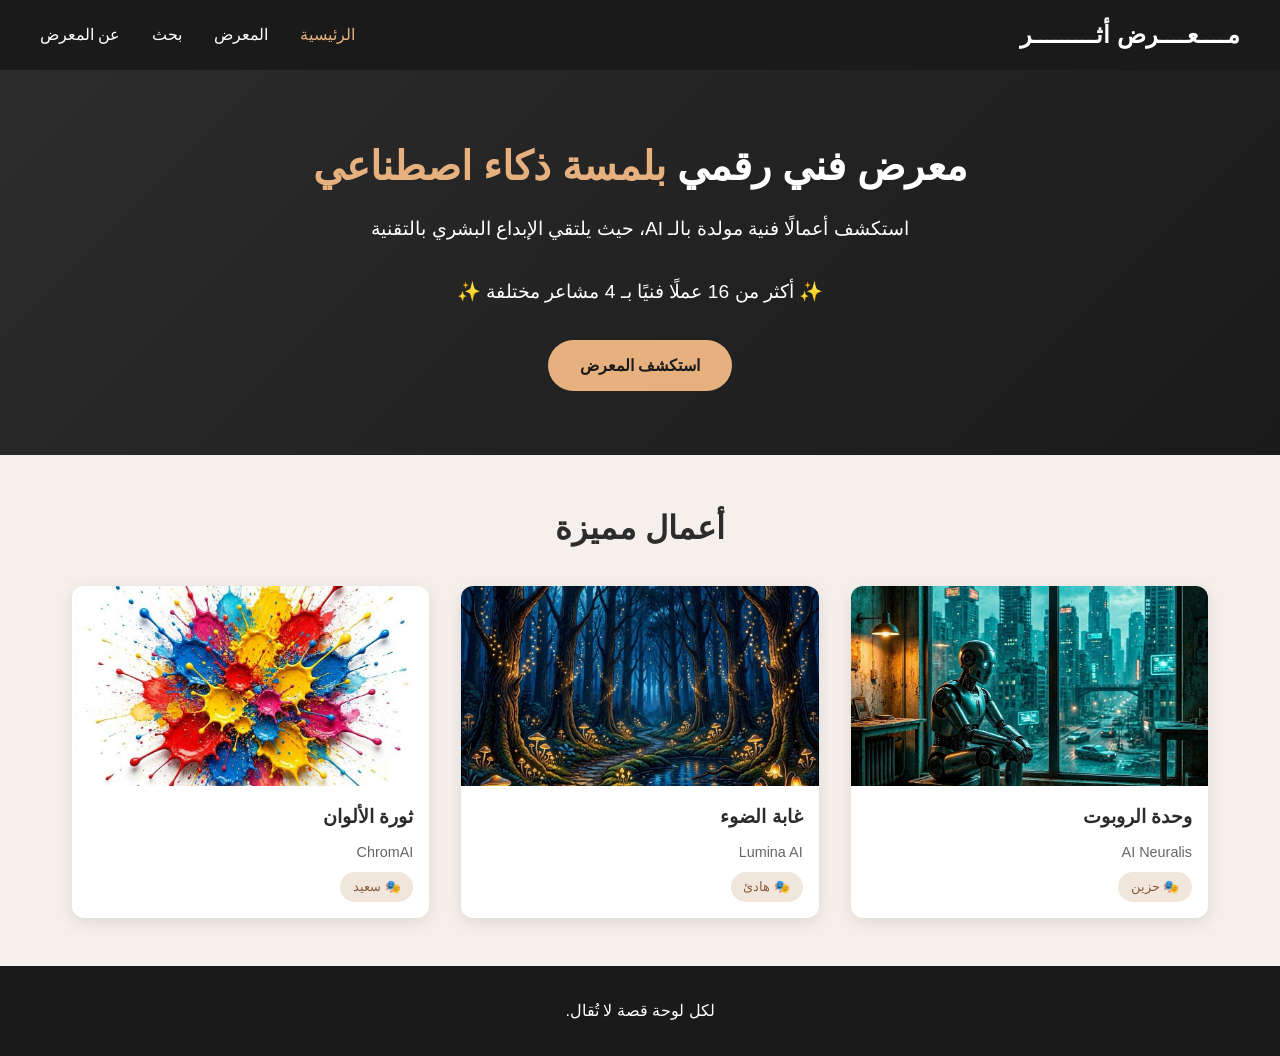
<file: index.html>
<!DOCTYPE html>
<html lang="ar" dir="rtl">
<head>
    <meta charset="UTF-8">
    <meta name="viewport" content="width=device-width, initial-scale=1.0">
    <title>معرض AI للفن الرقمي</title>
    <link rel="icon" type="image/png" href="https://cdn-icons-png.flaticon.com/512/1040/1040247.png">
   <link rel="stylesheet" href="https://SoftwereEngenOMBettol.github.io/art-gallery/css/style.css">
</head>
<body>
    <header>
        <nav>
            <div class="logo"> مــــعــــرض أثـــــــــر</div>
            <ul class="nav-links">
                <li><a href="index.html" class="active">الرئيسية</a></li>
                <li><a href="gallery.html">المعرض</a></li>
                <li><a href="search.html">بحث</a></li>
                <li><a href="about.html">عن المعرض</a></li>
            </ul>
        </nav>
    </header>

    <main>
        <section class="hero">
            <h1>معرض فني رقمي <span>بلمسة ذكاء اصطناعي</span></h1>
            <p>استكشف أعمالًا فنية مولدة بالـ AI، حيث يلتقي الإبداع البشري بالتقنية</p>
            <p>✨ أكثر من 16 عملًا فنيًا بـ 4 مشاعر مختلفة ✨</p>
            <a href="gallery.html" class="btn-primary">استكشف المعرض</a>
        </section>

        <section class="featured">
            <h2>أعمال مميزة</h2>
            <div class="featured-grid" id="featuredGrid">
                <div class="loading">جاري التحميل...</div>
            </div>
        </section>
    </main>

     <footer>
        <p>لكل لوحة قصة لا تُقال.</p>
    </footer>

    <script src="https://SoftwereEngenOMBettol.github.io/art-gallery/js/main.js"></script>
</body>
</html>
</file>
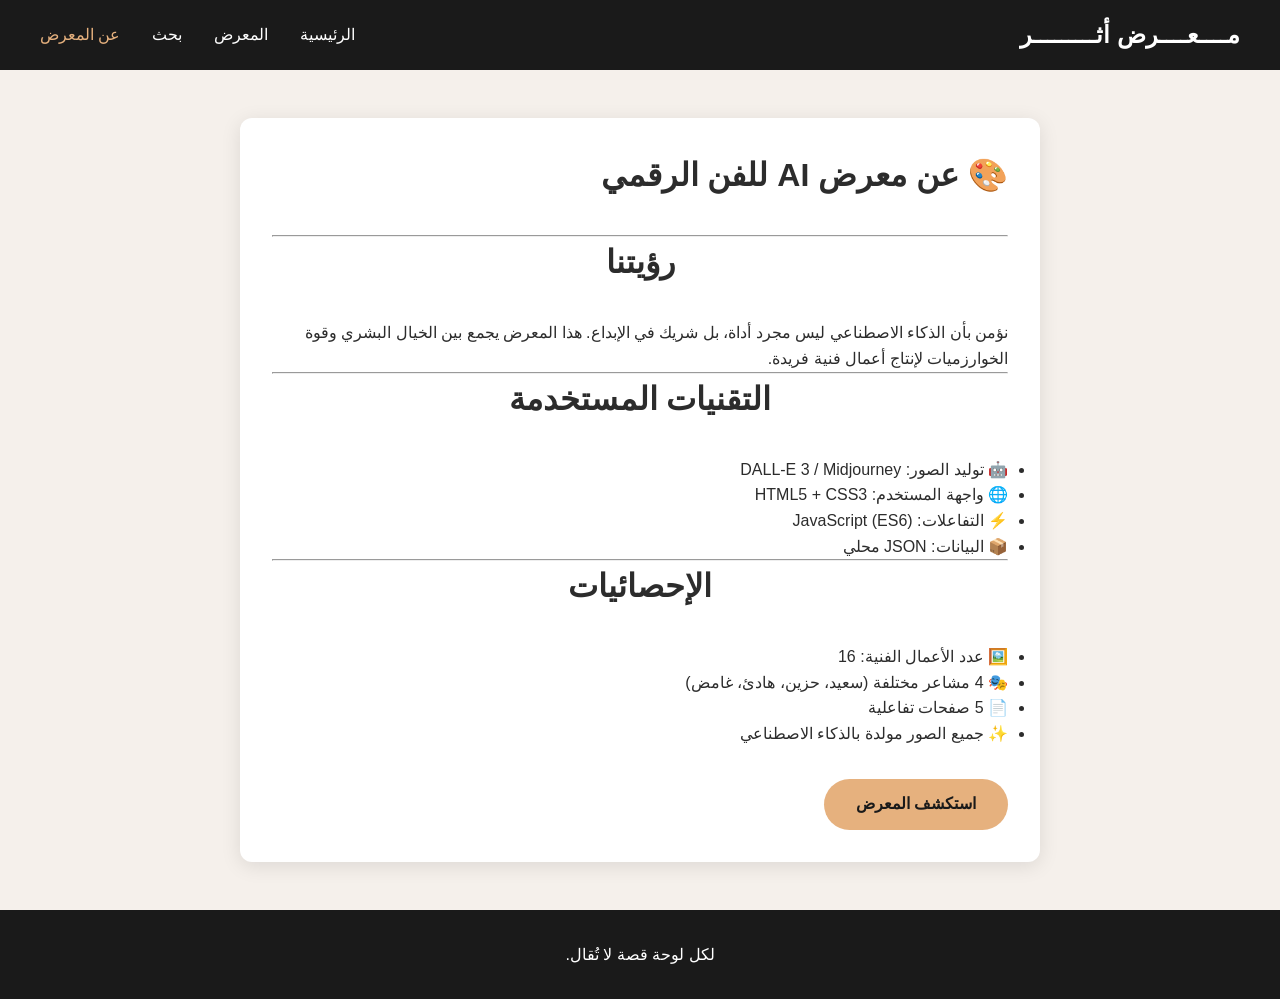
<file: about.html>
<!DOCTYPE html>
<html lang="ar" dir="rtl">
<head>
    <meta charset="UTF-8">
    <meta name="viewport" content="width=device-width, initial-scale=1.0">
    <title>عن المعرض - AI Art Gallery</title>
    <link rel="icon" type="image/png" href="https://cdn-icons-png.flaticon.com/512/1040/1040247.png">
 <link rel="stylesheet" href="https://SoftwereEngenOMBettol.github.io/art-gallery/css/style.css">
</head>
<body>
    <header>
        <nav>
            <div class="logo"> مــــعــــرض أثـــــــــر</div>
            <ul class="nav-links">
                <li><a href="index.html">الرئيسية</a></li>
                <li><a href="gallery.html">المعرض</a></li>
                <li><a href="search.html">بحث</a></li>
                <li><a href="about.html" class="active">عن المعرض</a></li>
            </ul>
        </nav>
    </header>

    <main>
        <div class="detail-container" style="max-width: 800px;">
            <h1>🎨 عن معرض AI للفن الرقمي</h1>
            <br />
            <hr />
            <h2>رؤيتنا</h2>
            <p>نؤمن بأن الذكاء الاصطناعي ليس مجرد أداة، بل شريك في الإبداع. هذا المعرض يجمع بين الخيال البشري وقوة الخوارزميات لإنتاج أعمال فنية فريدة.</p>
            <hr />
            <h2>التقنيات المستخدمة</h2>
            <ul>
                <li>🤖 توليد الصور: DALL-E 3 / Midjourney</li>
                <li>🌐 واجهة المستخدم: HTML5 + CSS3</li>
                <li>⚡ التفاعلات: JavaScript (ES6)</li>
                <li>📦 البيانات: JSON محلي</li>
            </ul>
            
        <hr />
            <h2>الإحصائيات</h2>
            <ul>
                <li>🖼️ عدد الأعمال الفنية: 16</li>
                <li>🎭 4 مشاعر مختلفة (سعيد، حزين، هادئ، غامض)</li>
                <li>📄 5 صفحات تفاعلية</li>
                <li>✨ جميع الصور مولدة بالذكاء الاصطناعي</li>
            </ul>
            
            <a href="gallery.html" class="btn-primary" style="margin-top: 2rem; display: inline-block;">استكشف المعرض</a>
        </div>
    </main>

     <footer>
        <p>لكل لوحة قصة لا تُقال.</p>
    </footer>

   <script src="https://SoftwereEngenOMBettol.github.io/art-gallery/js/main.js"></script></body>
</html>
</file>
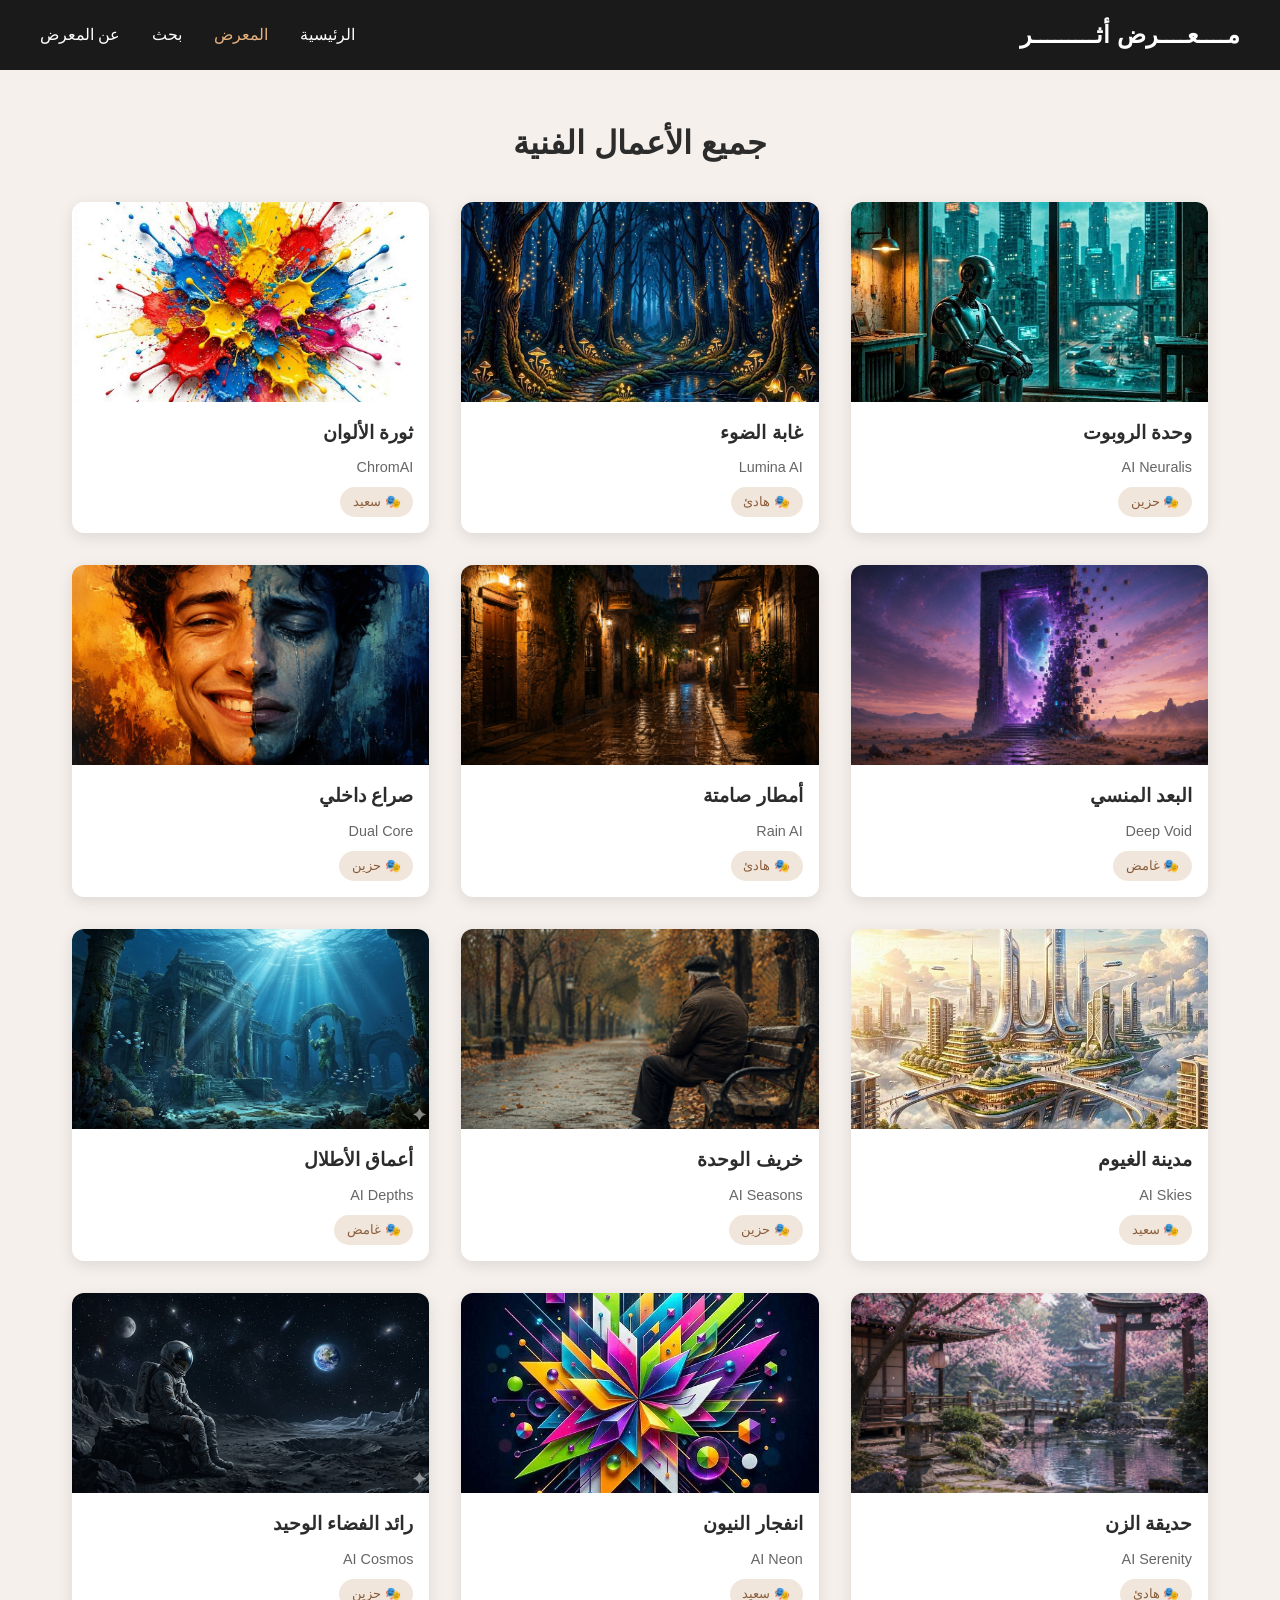
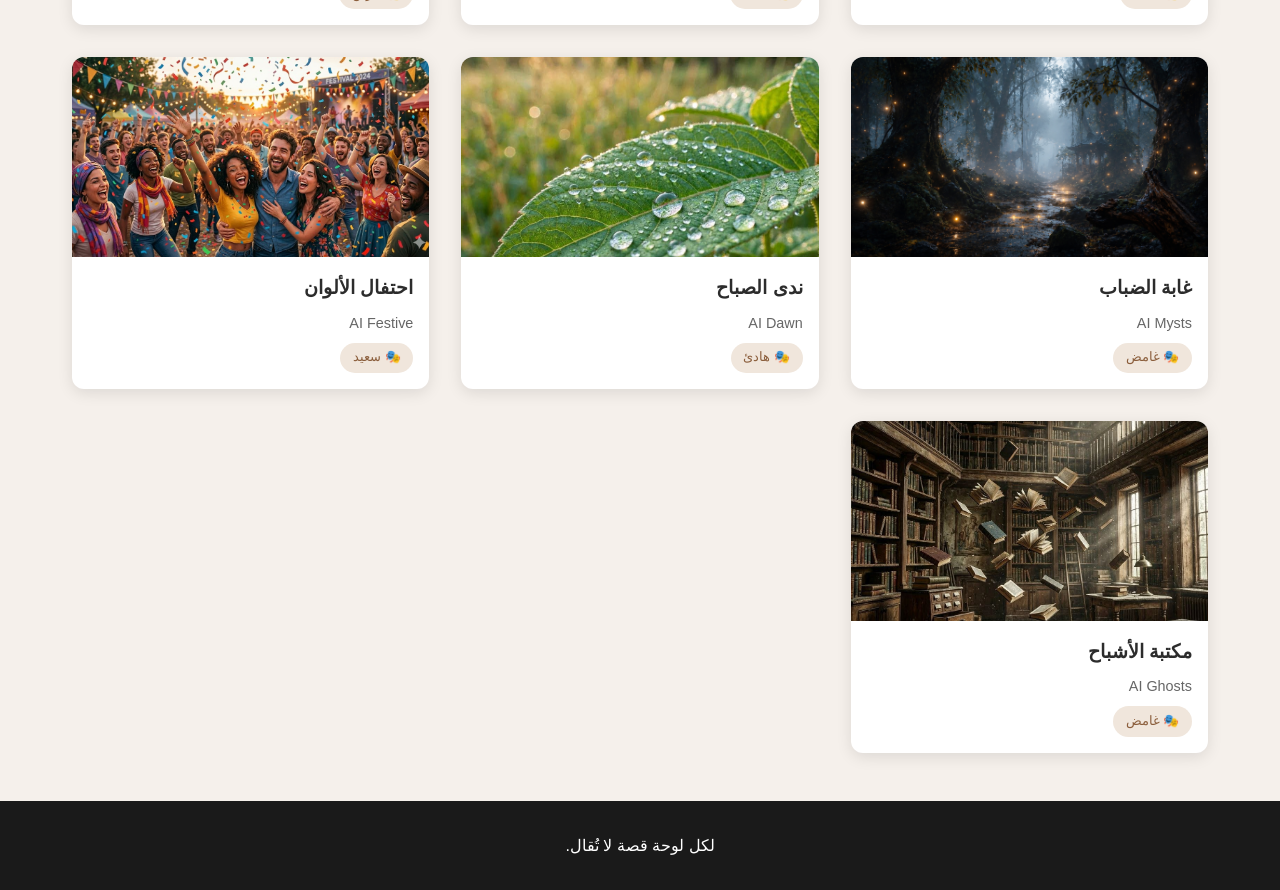
<file: gallery.html>
<!DOCTYPE html>
<html lang="ar" dir="rtl">
<head>
    <meta charset="UTF-8">
    <meta name="viewport" content="width=device-width, initial-scale=1.0">
    <title>المعرض - AI Art Gallery</title>
    <link rel="icon" type="image/png" href="https://cdn-icons-png.flaticon.com/512/1040/1040247.png">
  <link rel="stylesheet" href="https://SoftwereEngenOMBettol.github.io/art-gallery/css/style.css">
</head>
<body>
    <header>
        <nav>
            <div class="logo"> مــــعــــرض أثـــــــــر</div>
            <ul class="nav-links">
                <li><a href="index.html">الرئيسية</a></li>
                <li><a href="gallery.html" class="active">المعرض</a></li>
                <li><a href="search.html">بحث</a></li>
                <li><a href="about.html">عن المعرض</a></li>
            </ul>
        </nav>
    </header>

    <main>
        <div class="gallery-container">
            <h2>جميع الأعمال الفنية</h2>
            <div class="gallery-grid" id="galleryGrid">
                <div class="loading">جاري التحميل...</div>
            </div>
        </div>
    </main>

     <footer>
        <p>لكل لوحة قصة لا تُقال.</p>
    </footer>

    <script src="https://SoftwereEngenOMBettol.github.io/art-gallery/js/main.js"></script>
</body>
</html>
</file>
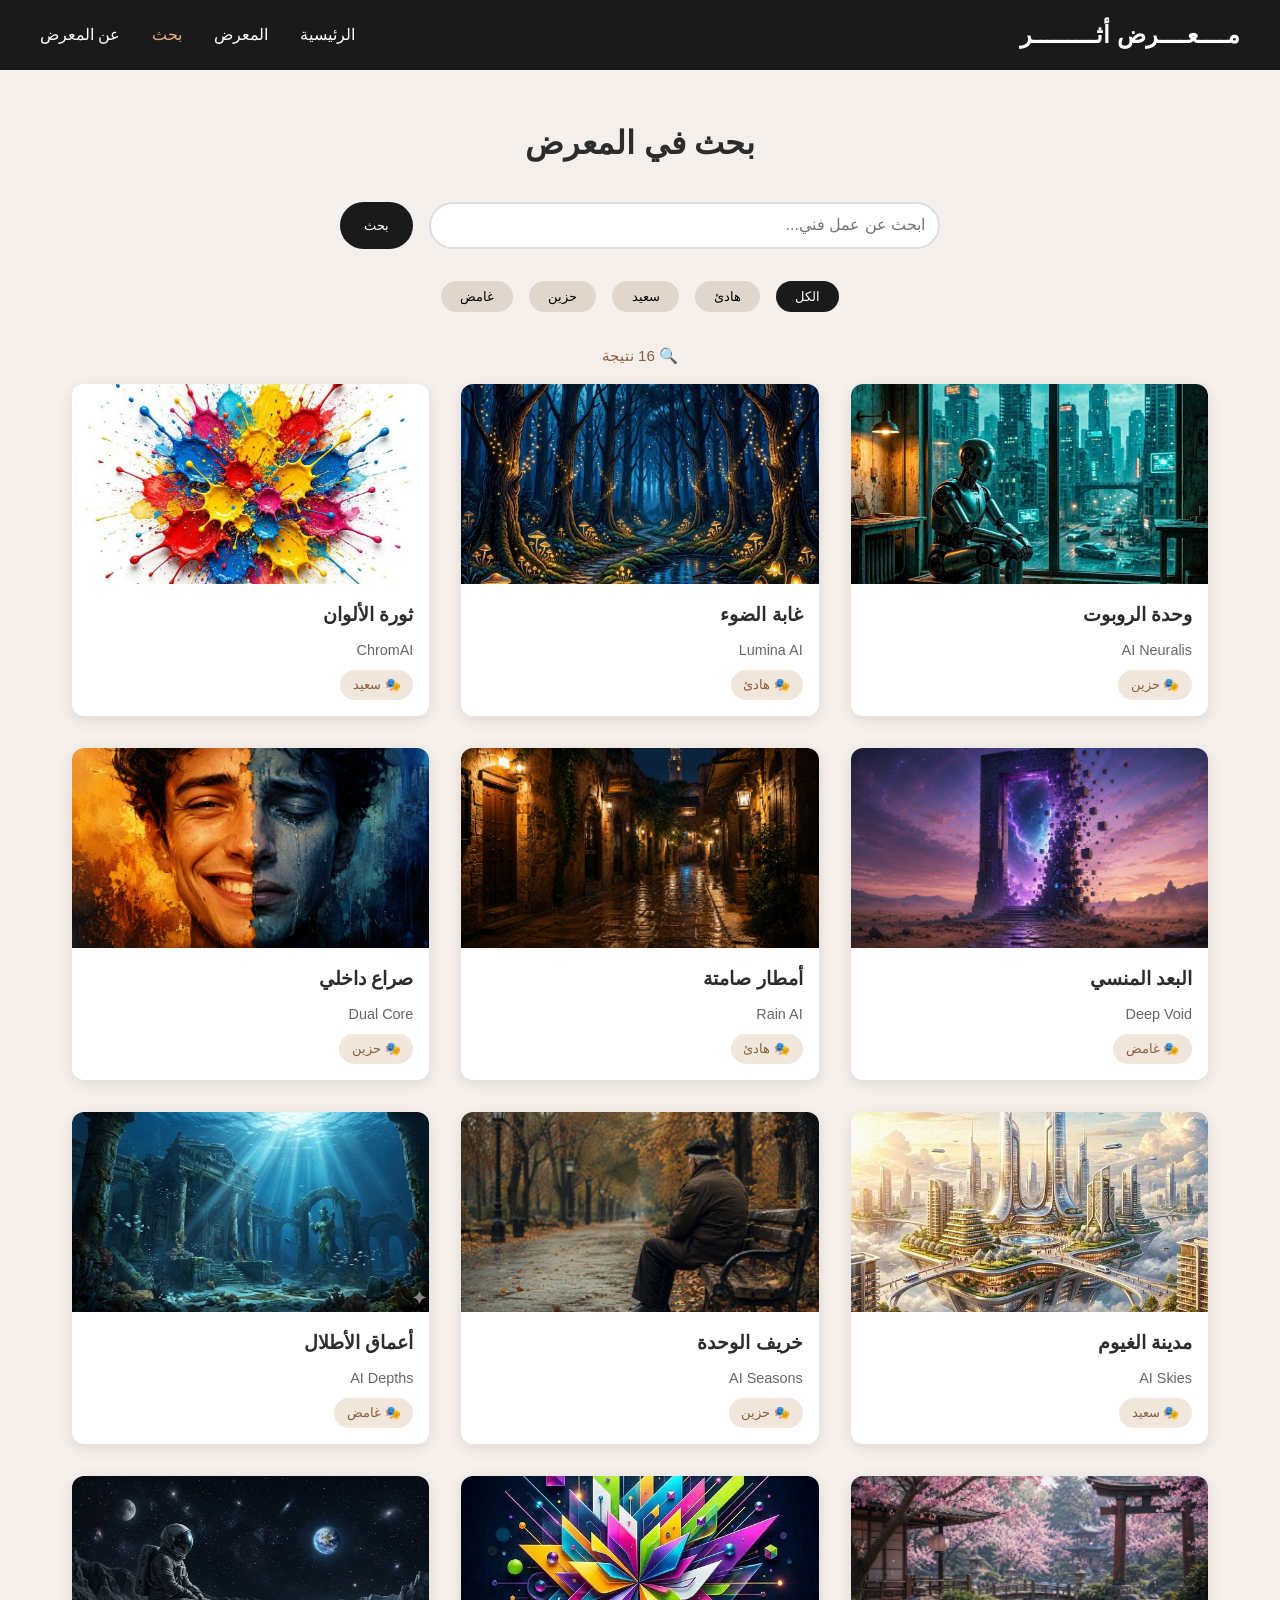
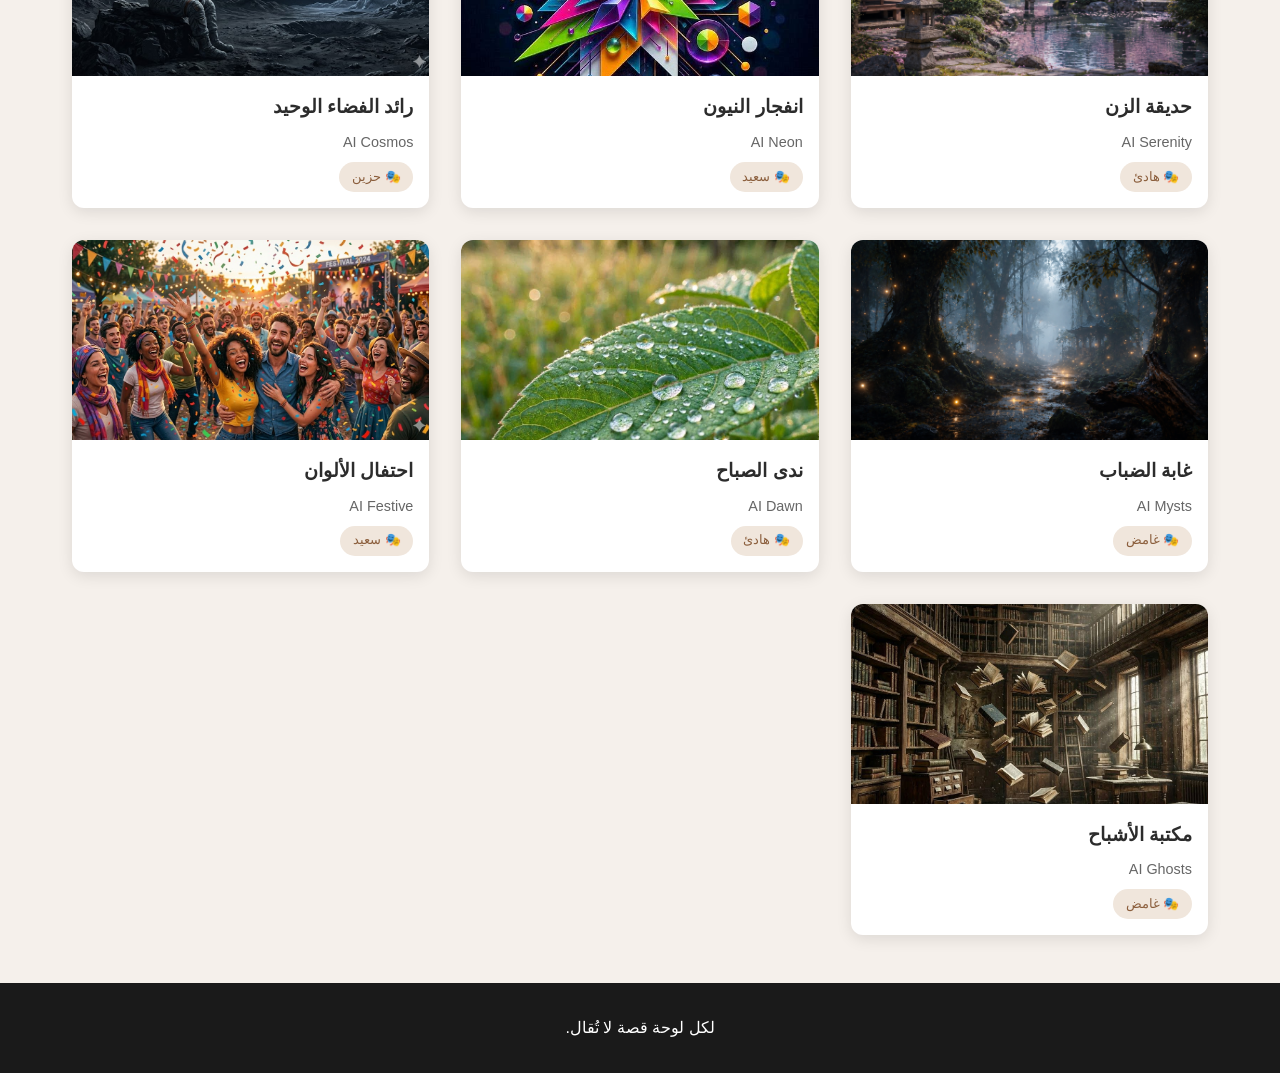
<file: search.html>
<!DOCTYPE html>
<html lang="ar" dir="rtl">
<head>
    <meta charset="UTF-8">
    <meta name="viewport" content="width=device-width, initial-scale=1.0">
    <title>بحث - AI Art Gallery</title>
    <link rel="icon" type="image/png" href="https://cdn-icons-png.flaticon.com/512/1040/1040247.png">
    <link rel="stylesheet" href="https://SoftwereEngenOMBettol.github.io/art-gallery/css/style.css">
</head>
<body>
    <header>
        <nav>
           <div class="logo"> مــــعــــرض أثـــــــــر</div>
            <ul class="nav-links">
                <li><a href="index.html">الرئيسية</a></li>
                <li><a href="gallery.html">المعرض</a></li>
                <li><a href="search.html" class="active">بحث</a></li>
                <li><a href="about.html">عن المعرض</a></li>
            </ul>
        </nav>
    </header>

    <main>
        <div class="gallery-container">
            <h2>بحث في المعرض</h2>
            
            <div class="search-box">
                <input type="text" id="searchInput" placeholder="ابحث عن عمل فني...">
                <button id="searchBtn">بحث</button>
            </div>
            
            <div class="mood-filters">
                <button class="filter-btn active" data-mood="all">الكل</button>
                <button class="filter-btn" data-mood="هادئ">هادئ</button>
                <button class="filter-btn" data-mood="سعيد">سعيد</button>
                <button class="filter-btn" data-mood="حزين">حزين</button>
                <button class="filter-btn" data-mood="غامض">غامض</button>
            </div>
            
            <div id="resultCount" style="text-align: center; margin: 1rem 0; font-size: 0.95rem; color: #8b5e3c;"></div>
            <div class="gallery-grid" id="searchResults">
                <div class="loading">جاري التحميل...</div>
            </div>
        </div>
    </main>

    <footer>
        <p>لكل لوحة قصة لا تُقال.</p>
    </footer>

   <script src="https://SoftwereEngenOMBettol.github.io/art-gallery/js/main.js"></script>
</body>
</html>
</file>
